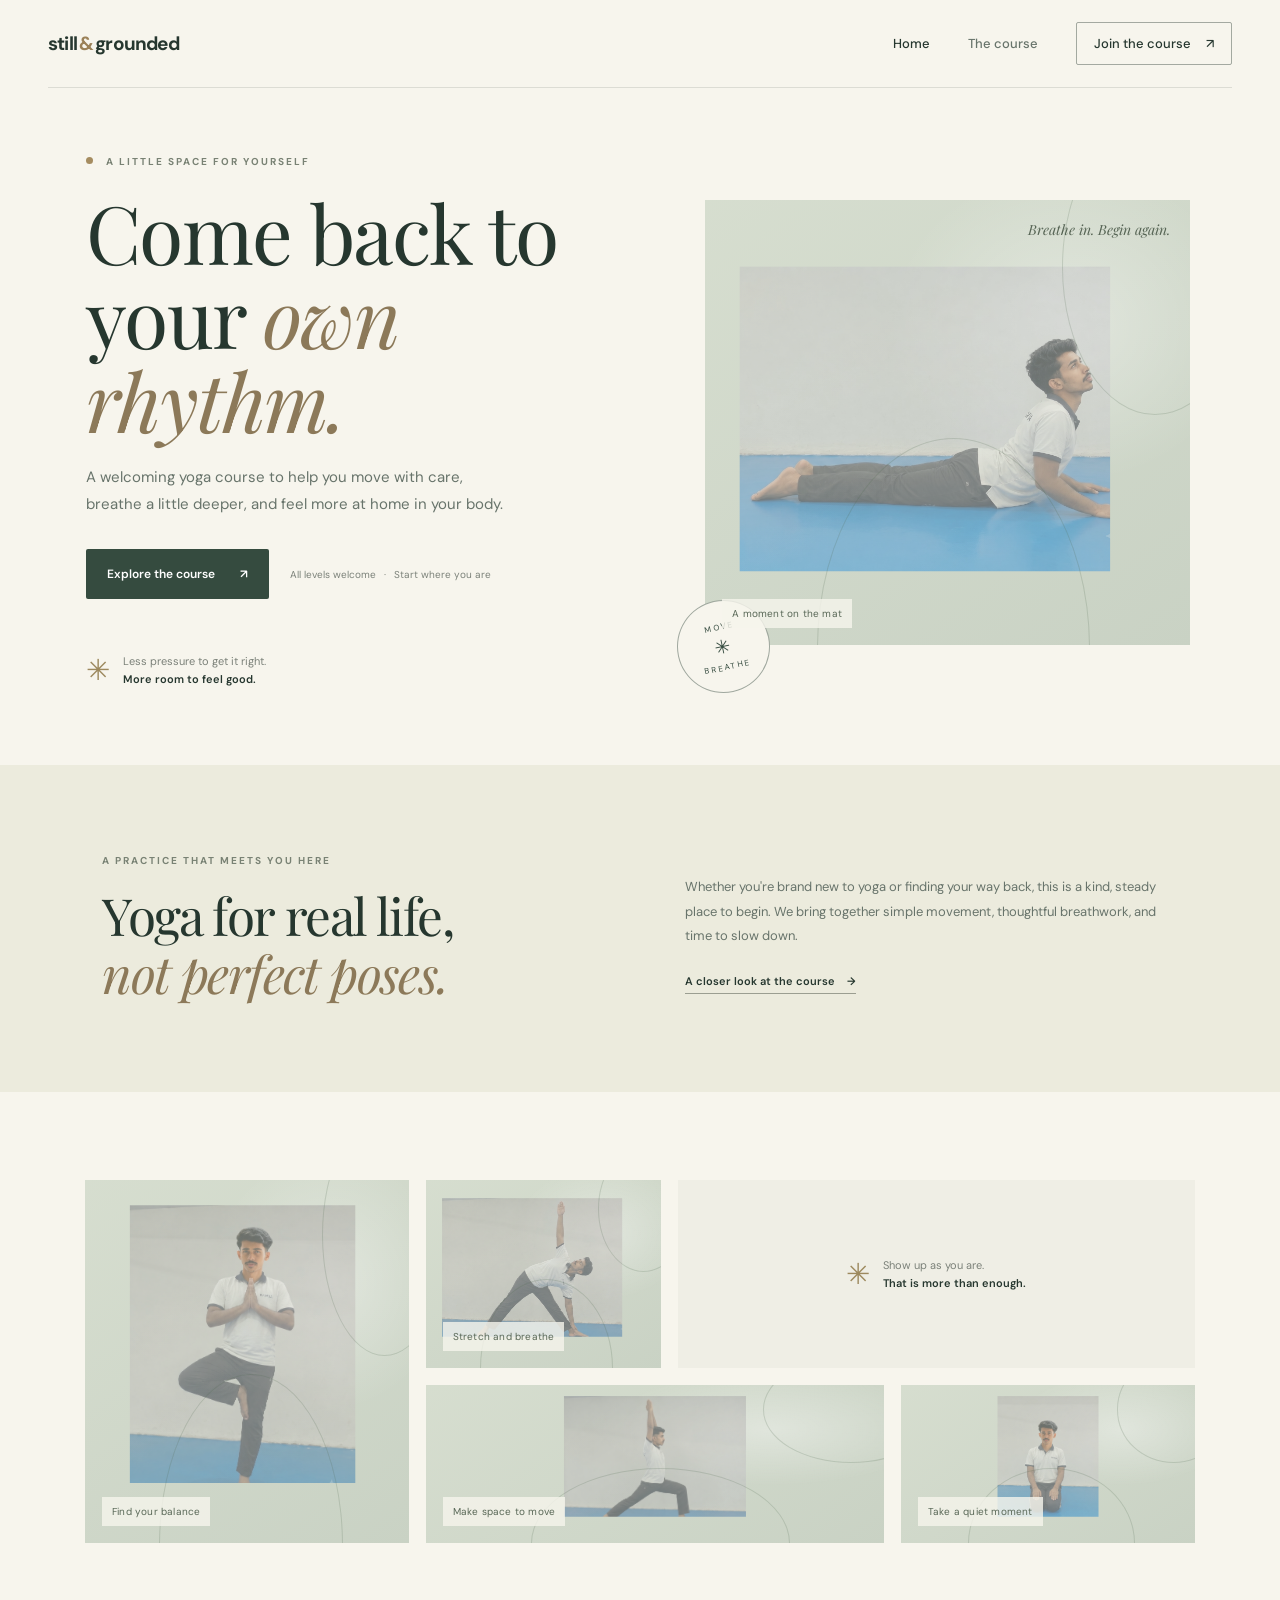
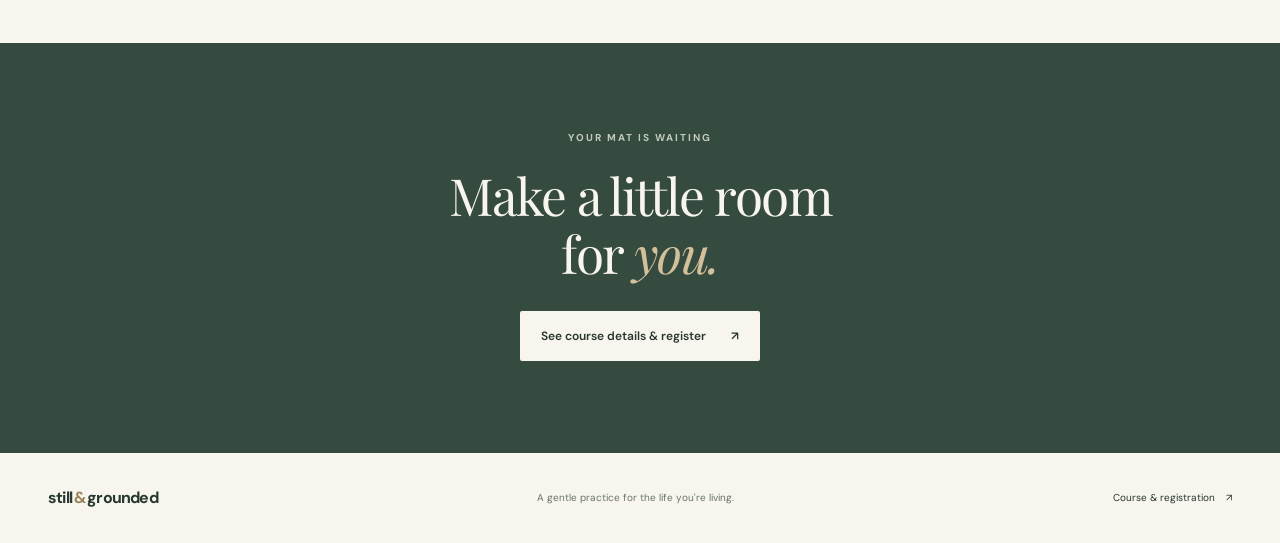
<file: index.html>
<!doctype html>
<html lang="en">
<head>
  <meta charset="utf-8">
  <meta name="viewport" content="width=device-width, initial-scale=1">
  <meta name="description" content="Find a little more room to breathe with a welcoming, all-levels yoga course.">
  <title>Still &amp; Grounded | Yoga for everyday life</title>
  <link rel="preconnect" href="https://fonts.googleapis.com">
  <link rel="preconnect" href="https://fonts.gstatic.com" crossorigin>
  <link href="https://fonts.googleapis.com/css2?family=DM+Sans:wght@400;500;600;700&family=Playfair+Display:wght@400;500;600&display=swap" rel="stylesheet">
  <link rel="stylesheet" href="styles.css">
</head>
<body>
  <header class="site-header">
    <a class="wordmark" href="index.html" aria-label="Still and Grounded home">still<span>&amp;</span>grounded</a>
    <nav class="main-nav" aria-label="Main navigation">
      <a class="active" href="index.html">Home</a>
      <a href="pricing.html">The course</a>
      <a class="nav-cta" href="pricing.html#register">Join the course <span aria-hidden="true">↗</span></a>
    </nav>
  </header>

  <main>
    <section class="hero">
      <div class="hero-copy">
        <p class="eyebrow"><span class="eyebrow-dot"></span> A little space for yourself</p>
        <h1>Come back to<br>your <em>own rhythm.</em></h1>
        <p class="hero-description">A welcoming yoga course to help you move with care, breathe a little deeper, and feel more at home in your body.</p>
        <div class="hero-actions">
          <a class="button button-dark" href="pricing.html">Explore the course <span aria-hidden="true">↗</span></a>
          <span class="small-note">All levels welcome <span aria-hidden="true">·</span> Start where you are</span>
        </div>
        <div class="hero-note">
          <span class="note-mark" aria-hidden="true">✳</span>
          <p>Less pressure to get it right.<br><strong>More room to feel good.</strong></p>
        </div>
      </div>
      <div class="hero-visual photo-placeholder photo-hero" role="img" aria-label="Yoga practice: upward-facing pose">
        <img class="photo-content" src="WhatsApp%20Image%202026-10-26%20at%2010.08.25%20AM.jpeg" alt="" aria-hidden="true">
        <span class="photo-label">A moment on the mat</span>
        <span class="visual-caption">Breathe in. Begin again.</span>
      </div>
      <div class="hero-stamp" aria-hidden="true"><span>MOVE</span><span class="stamp-star">✳</span><span>BREATHE</span></div>
    </section>

    <section class="intro-section">
      <div class="section-heading">
        <p class="eyebrow">A practice that meets you here</p>
        <h2>Yoga for real life,<br><em>not perfect poses.</em></h2>
      </div>
      <div class="intro-text">
        <p>Whether you're brand new to yoga or finding your way back, this is a kind, steady place to begin. We bring together simple movement, thoughtful breathwork, and time to slow down.</p>
        <a class="text-link" href="pricing.html">A closer look at the course <span aria-hidden="true">→</span></a>
      </div>
    </section>

    <section class="photo-grid" aria-label="Yoga photo gallery">
      <div class="photo-placeholder photo-tall" role="img" aria-label="Yoga practice: tree pose">
        <img class="photo-content" src="WhatsApp%20Image%202026-10-26%20at%2010.08.25%20AM%20(1).jpeg" alt="" aria-hidden="true" loading="lazy">
        <span class="photo-label">Find your balance</span>
      </div>
      <div class="photo-placeholder photo-square" role="img" aria-label="Yoga practice: side stretch">
        <img class="photo-content" src="WhatsApp%20Image%202026-10-26%20at%2010.08.25%20AM%20(2).jpeg" alt="" aria-hidden="true" loading="lazy">
        <span class="photo-label">Stretch and breathe</span>
      </div>
      <div class="photo-grid-note">
        <span class="note-mark" aria-hidden="true">✳</span>
        <p>Show up as you are.<br><strong>That is more than enough.</strong></p>
      </div>
      <div class="photo-placeholder photo-wide" role="img" aria-label="Yoga practice: warrior pose">
        <img class="photo-content" src="WhatsApp%20Image%202026-10-26%20at%2010.08.25%20AM%20(3).jpeg" alt="" aria-hidden="true" loading="lazy">
        <span class="photo-label">Make space to move</span>
      </div>
      <div class="photo-placeholder photo-small" role="img" aria-label="Yoga practice: kneeling rest">
        <img class="photo-content" src="WhatsApp%20Image%202026-10-26%20at%2010.08.25%20AM%20(4).jpeg" alt="" aria-hidden="true" loading="lazy">
        <span class="photo-label">Take a quiet moment</span>
      </div>
    </section>

    <section class="closing-cta">
      <p class="eyebrow">Your mat is waiting</p>
      <h2>Make a little room<br>for <em>you.</em></h2>
      <a class="button button-light" href="pricing.html#register">See course details &amp; register <span aria-hidden="true">↗</span></a>
    </section>
  </main>

  <footer class="site-footer">
    <a class="wordmark" href="index.html">still<span>&amp;</span>grounded</a>
    <p>A gentle practice for the life you're living.</p>
    <a href="pricing.html">Course &amp; registration <span aria-hidden="true">↗</span></a>
  </footer>
</body>
</html>
</file>
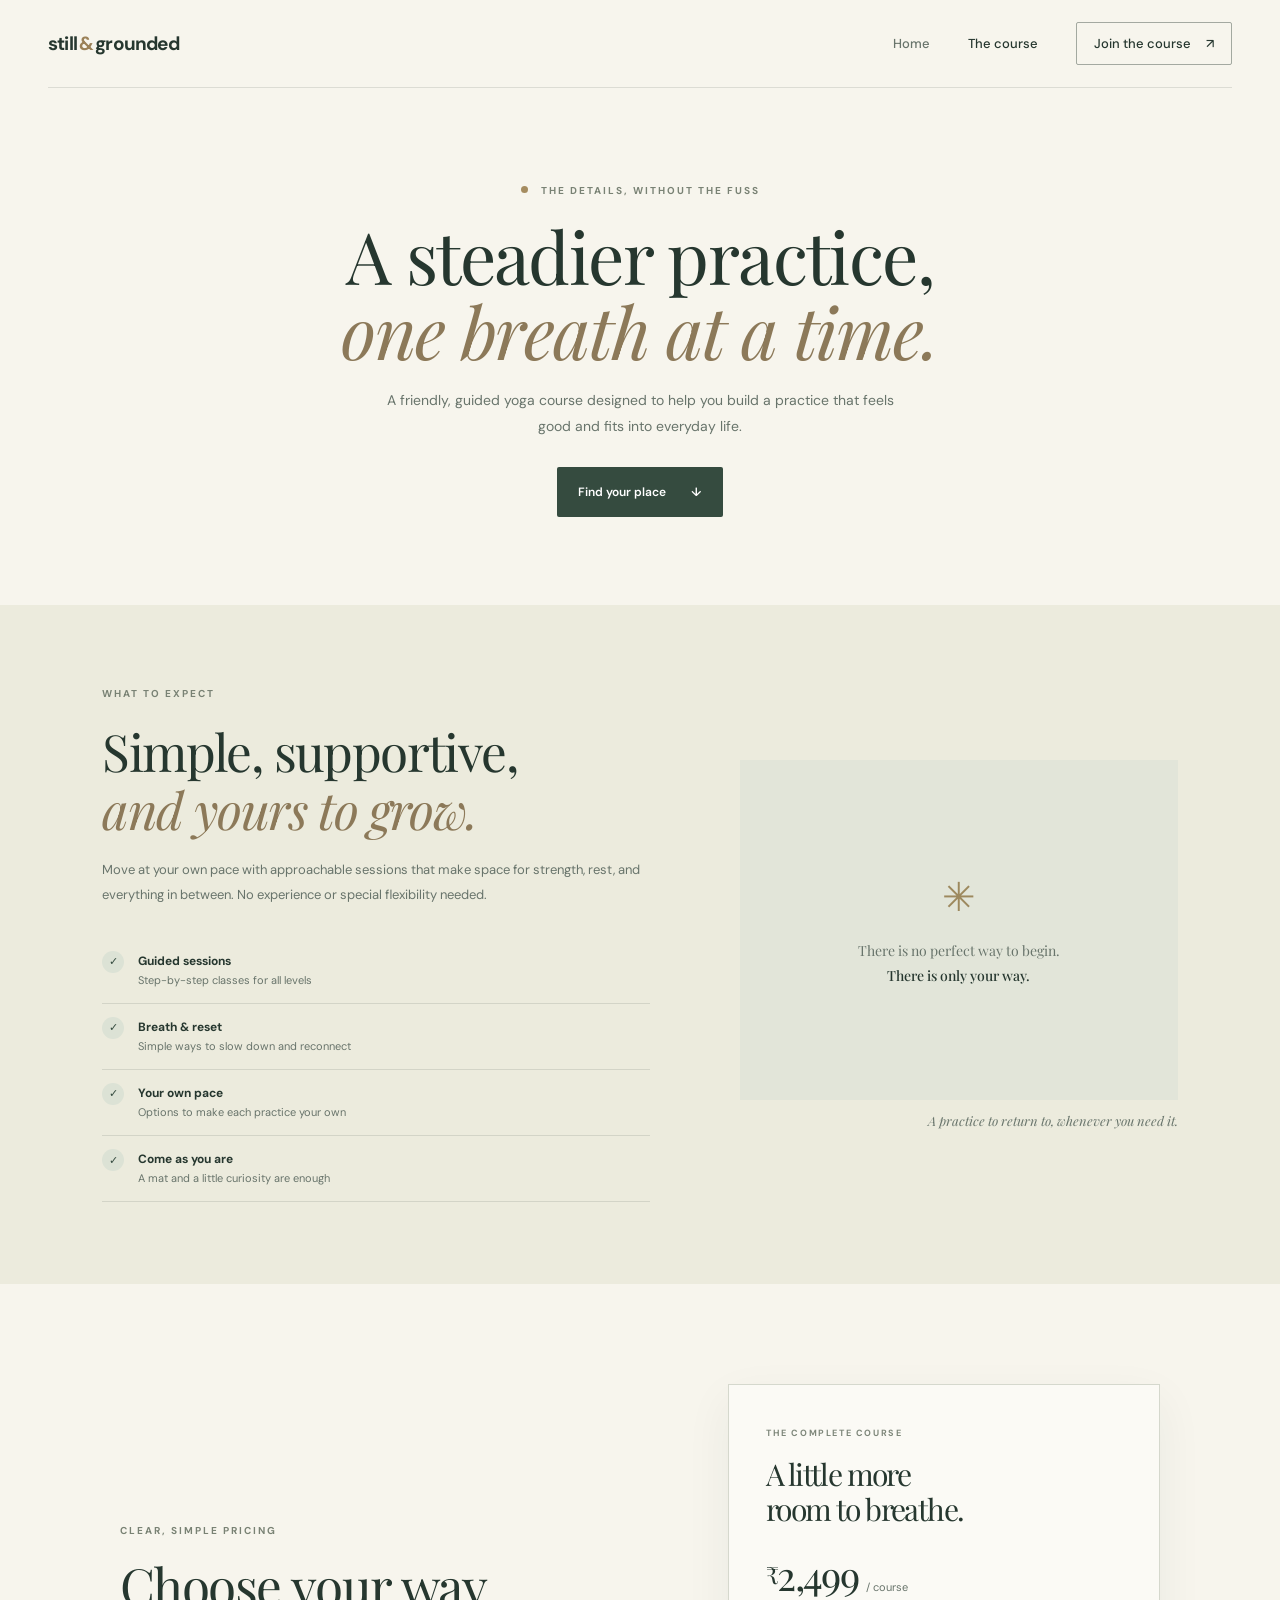
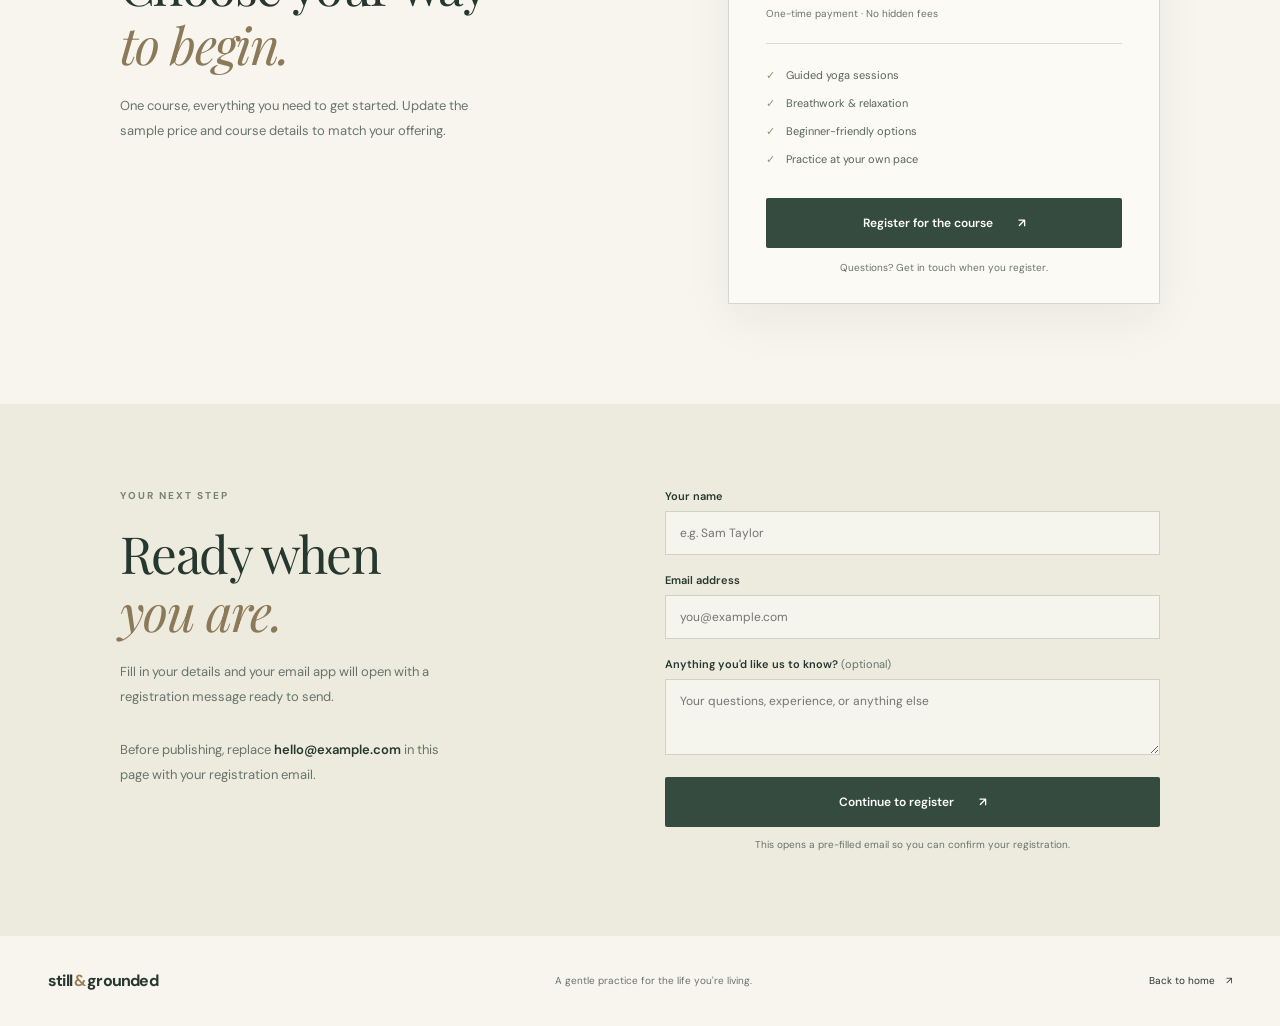
<file: pricing.html>
<!doctype html>
<html lang="en">
<head>
  <meta charset="utf-8">
  <meta name="viewport" content="width=device-width, initial-scale=1">
  <meta name="description" content="Explore the Still & Grounded yoga course, what's included, pricing, and registration.">
  <title>The course | Still &amp; Grounded</title>
  <link rel="preconnect" href="https://fonts.googleapis.com">
  <link rel="preconnect" href="https://fonts.gstatic.com" crossorigin>
  <link href="https://fonts.googleapis.com/css2?family=DM+Sans:wght@400;500;600;700&family=Playfair+Display:wght@400;500;600&display=swap" rel="stylesheet">
  <link rel="stylesheet" href="styles.css">
</head>
<body>
  <header class="site-header">
    <a class="wordmark" href="index.html" aria-label="Still and Grounded home">still<span>&amp;</span>grounded</a>
    <nav class="main-nav" aria-label="Main navigation">
      <a href="index.html">Home</a>
      <a class="active" href="pricing.html">The course</a>
      <a class="nav-cta" href="#register">Join the course <span aria-hidden="true">↗</span></a>
    </nav>
  </header>

  <main>
    <section class="course-hero">
      <p class="eyebrow"><span class="eyebrow-dot"></span> The details, without the fuss</p>
      <h1>A steadier practice,<br><em>one breath at a time.</em></h1>
      <p class="course-lede">A friendly, guided yoga course designed to help you build a practice that feels good and fits into everyday life.</p>
      <a class="button button-dark" href="#register">Find your place <span aria-hidden="true">↓</span></a>
    </section>

    <section class="course-details">
      <div class="details-copy">
        <p class="eyebrow">What to expect</p>
        <h2>Simple, supportive,<br><em>and yours to grow.</em></h2>
        <p>Move at your own pace with approachable sessions that make space for strength, rest, and everything in between. No experience or special flexibility needed.</p>
        <ul class="detail-list">
          <li><span class="check" aria-hidden="true">✓</span><span><strong>Guided sessions</strong><br>Step-by-step classes for all levels</span></li>
          <li><span class="check" aria-hidden="true">✓</span><span><strong>Breath &amp; reset</strong><br>Simple ways to slow down and reconnect</span></li>
          <li><span class="check" aria-hidden="true">✓</span><span><strong>Your own pace</strong><br>Options to make each practice your own</span></li>
          <li><span class="check" aria-hidden="true">✓</span><span><strong>Come as you are</strong><br>A mat and a little curiosity are enough</span></li>
        </ul>
      </div>
      <div class="details-aside">
        <div class="course-note-card">
          <span class="note-mark" aria-hidden="true">✳</span>
          <p>There is no perfect way to begin.<br><strong>There is only your way.</strong></p>
        </div>
        <p class="aside-caption">A practice to return to, whenever you need it.</p>
      </div>
    </section>

    <section class="pricing-section">
      <div class="pricing-intro">
        <p class="eyebrow">Clear, simple pricing</p>
        <h2>Choose your way<br><em>to begin.</em></h2>
        <p>One course, everything you need to get started. Update the sample price and course details to match your offering.</p>
      </div>
      <article class="price-card">
        <span class="price-tag">THE COMPLETE COURSE</span>
        <h3>A little more<br>room to breathe.</h3>
        <p class="price"><span class="currency">₹</span>2,499 <span class="price-period">/ course</span></p>
        <p class="price-subtext">One-time payment · No hidden fees</p>
        <div class="card-divider"></div>
        <ul class="price-includes">
          <li><span aria-hidden="true">✓</span> Guided yoga sessions</li>
          <li><span aria-hidden="true">✓</span> Breathwork &amp; relaxation</li>
          <li><span aria-hidden="true">✓</span> Beginner-friendly options</li>
          <li><span aria-hidden="true">✓</span> Practice at your own pace</li>
        </ul>
        <a class="button button-dark button-full" href="#register">Register for the course <span aria-hidden="true">↗</span></a>
        <p class="card-footnote">Questions? Get in touch when you register.</p>
      </article>
    </section>

    <section class="register-section" id="register">
      <div class="register-copy">
        <p class="eyebrow">Your next step</p>
        <h2>Ready when<br><em>you are.</em></h2>
        <p>Fill in your details and your email app will open with a registration message ready to send.</p>
        <p class="email-note">Before publishing, replace <strong>hello@example.com</strong> in this page with your registration email.</p>
      </div>
      <form class="register-form" action="mailto:hello@example.com" method="post" enctype="text/plain">
        <label for="name">Your name</label>
        <input id="name" name="Name" type="text" autocomplete="name" placeholder="e.g. Sam Taylor" required>
        <label for="email">Email address</label>
        <input id="email" name="Email" type="email" autocomplete="email" placeholder="you@example.com" required>
        <label for="message">Anything you'd like us to know? <span>(optional)</span></label>
        <textarea id="message" name="Message" rows="3" placeholder="Your questions, experience, or anything else"></textarea>
        <button class="button button-dark button-full" type="submit">Continue to register <span aria-hidden="true">↗</span></button>
        <p class="form-note">This opens a pre-filled email so you can confirm your registration.</p>
      </form>
    </section>
  </main>

  <footer class="site-footer">
    <a class="wordmark" href="index.html">still<span>&amp;</span>grounded</a>
    <p>A gentle practice for the life you're living.</p>
    <a href="index.html">Back to home <span aria-hidden="true">↗</span></a>
  </footer>
</body>
</html>
</file>
<file: styles.css>
:root {
  color-scheme: light;
  --ink: #26372f;
  --muted: #68746b;
  --green: #354b3f;
  --green-deep: #263a30;
  --cream: #f7f5ed;
  --cream-deep: #ecebdd;
  --sage: #dfe5d8;
  --line: #d8dbd0;
  --serif: "Playfair Display", Georgia, serif;
  --sans: "DM Sans", Arial, sans-serif;
}

* {
  box-sizing: border-box;
}

html {
  scroll-behavior: smooth;
}

body {
  margin: 0;
  background: var(--cream);
  color: var(--ink);
  font-family: var(--sans);
  -webkit-font-smoothing: antialiased;
}

a {
  color: inherit;
  text-decoration: none;
}

.site-header {
  width: min(1320px, calc(100% - 96px));
  height: 88px;
  margin: auto;
  display: flex;
  align-items: center;
  justify-content: space-between;
  border-bottom: 1px solid rgba(38, 55, 47, .13);
}

.wordmark {
  font-size: 19px;
  font-weight: 700;
  letter-spacing: -.8px;
}

.wordmark span {
  color: #9b8158;
  margin: 0 2px;
}

.main-nav {
  display: flex;
  gap: 38px;
  align-items: center;
  font-size: 13px;
  font-weight: 500;
}

.main-nav > a:not(.nav-cta) {
  color: var(--muted);
  transition: color .2s ease;
}

.main-nav > a:not(.nav-cta):hover,
.main-nav > a.active {
  color: var(--ink);
}

.nav-cta {
  padding: 12px 17px;
  border: 1px solid rgba(38, 55, 47, .4);
  border-radius: 2px;
}

.nav-cta span {
  margin-left: 12px;
}

.hero {
  position: relative;
  width: min(1320px, calc(100% - 96px));
  min-height: 610px;
  margin: 0 auto;
  display: grid;
  grid-template-columns: 1fr .9fr;
  align-items: center;
  gap: 72px;
  padding: 67px 0 76px;
}

.hero-copy {
  position: relative;
  z-index: 1;
  padding-left: 6.5%;
}

.eyebrow {
  margin: 0 0 22px;
  color: #798274;
  font-size: 10px;
  font-weight: 700;
  letter-spacing: 2px;
  text-transform: uppercase;
}

.eyebrow-dot {
  display: inline-block;
  width: 7px;
  height: 7px;
  margin-right: 9px;
  border-radius: 50%;
  background: #a58c60;
  vertical-align: 1px;
}

h1,
h2,
h3,
p {
  margin-top: 0;
}

h1,
h2,
h3 {
  font-family: var(--serif);
  font-weight: 400;
  letter-spacing: -1.6px;
}

h1 {
  margin-bottom: 22px;
  font-size: clamp(54px, 6.3vw, 84px);
  line-height: 1.04;
}

h1 em,
h2 em {
  color: #8c7959;
  font-weight: 400;
}

.hero-description {
  max-width: 430px;
  margin-bottom: 30px;
  color: var(--muted);
  font-size: 15px;
  line-height: 1.85;
}

.hero-actions {
  display: flex;
  align-items: center;
  gap: 21px;
}

.button {
  min-height: 50px;
  padding: 0 20px;
  display: inline-flex;
  align-items: center;
  justify-content: center;
  gap: 25px;
  border: 1px solid transparent;
  border-radius: 2px;
  font: 600 12px var(--sans);
  cursor: pointer;
  transition: background .2s ease, transform .2s ease;
}

.button:hover {
  transform: translateY(-2px);
}

.button-dark {
  background: var(--green);
  color: #fff;
}

.button-dark:hover {
  background: var(--green-deep);
}

.button-light {
  background: var(--cream);
  color: var(--ink);
}

.button-light:hover {
  background: #fff;
}

.small-note {
  color: #7b8179;
  font-size: 10px;
}

.small-note span {
  padding: 0 5px;
}

.hero-note,
.photo-grid-note {
  display: flex;
  align-items: center;
  gap: 13px;
  margin-top: 52px;
}

.note-mark {
  color: #9d895e;
  font-size: 29px;
}

.hero-note p,
.photo-grid-note p {
  margin: 0;
  color: #7b8179;
  font-size: 11px;
  line-height: 1.65;
}

.hero-note strong,
.photo-grid-note strong {
  color: var(--ink);
  font-weight: 600;
}

.photo-placeholder {
  position: relative;
  overflow: hidden;
  display: flex;
  align-items: flex-end;
  padding: 17px;
  background-color: var(--sage);
  background-image: radial-gradient(ellipse at 75% 28%, rgba(255,255,255,.36), transparent 35%), linear-gradient(145deg, rgba(124,145,116,.09), rgba(87,111,92,.16));
  color: #526453;
}

.photo-placeholder::before,
.photo-placeholder::after {
  position: absolute;
  content: "";
  pointer-events: none;
}

.photo-placeholder::before {
  width: 56%;
  height: 94%;
  left: 23%;
  bottom: -48%;
  border: 1px solid rgba(83, 105, 83, .2);
  border-radius: 50% 50% 0 0;
  z-index: 1;
}

.photo-placeholder::after {
  width: 38%;
  height: 66%;
  right: -12%;
  top: -18%;
  border: 1px solid rgba(83, 105, 83, .2);
  border-radius: 50%;
  z-index: 1;
}

.photo-content {
  position: absolute;
  z-index: 0;
  top: 50%;
  left: 50%;
  width: 86%;
  height: 86%;
  object-fit: contain;
  opacity: .5;
  clip-path: inset(0 11% 11% 0);
  transform: translate(-50%, -50%);
}

.photo-label {
  position: relative;
  z-index: 2;
  display: inline-flex;
  align-items: center;
  gap: 8px;
  padding: 8px 10px;
  background: rgba(247, 245, 237, .8);
  color: #586756;
  font-size: 10px;
  letter-spacing: .2px;
}

.hero-visual {
  height: 445px;
  margin-right: 8%;
}

.visual-caption {
  position: absolute;
  top: 20px;
  right: 20px;
  z-index: 1;
  color: #566454;
  font: italic 14px var(--serif);
}

.hero-stamp {
  position: absolute;
  right: 39%;
  bottom: 72px;
  width: 93px;
  height: 93px;
  display: flex;
  flex-direction: column;
  align-items: center;
  justify-content: center;
  gap: 3px;
  border: 1px solid rgba(53, 75, 63, .45);
  border-radius: 50%;
  background: var(--cream);
  color: var(--green);
  font-size: 8px;
  letter-spacing: 2px;
  transform: rotate(-12deg);
}

.stamp-star {
  font-size: 19px;
}

.intro-section {
  padding: 89px max(8%, calc((100% - 1160px) / 2));
  display: grid;
  grid-template-columns: 1fr 1fr;
  align-items: center;
  gap: 90px;
  background: var(--cream-deep);
}

.intro-section .eyebrow,
.pricing-section .eyebrow {
  margin-bottom: 19px;
}

h2 {
  margin-bottom: 0;
  font-size: clamp(38px, 4vw, 54px);
  line-height: 1.14;
}

.intro-text {
  padding-top: 12px;
}

.intro-text > p,
.details-copy > p:not(.eyebrow),
.pricing-intro > p:not(.eyebrow),
.register-copy > p:not(.eyebrow) {
  margin-bottom: 20px;
  color: var(--muted);
  font-size: 13px;
  line-height: 1.9;
}

.text-link {
  display: inline-flex;
  gap: 12px;
  align-items: center;
  padding-bottom: 5px;
  border-bottom: 1px solid #9b9e91;
  font-size: 11px;
  font-weight: 600;
}

.photo-grid {
  width: min(1110px, calc(100% - 96px));
  margin: 88px auto 100px;
  display: grid;
  grid-template-columns: 1.1fr .8fr .7fr 1fr;
  grid-template-rows: 188px 158px;
  gap: 17px;
  align-items: stretch;
}

.photo-tall {
  grid-row: 1 / 3;
}

.photo-square {
  grid-row: 1 / 2;
}

.photo-grid-note {
  margin: 0;
  grid-column: 3 / 5;
  grid-row: 1 / 2;
  justify-content: center;
  background: #efeee5;
}

.photo-wide {
  grid-column: 2 / 4;
  grid-row: 2 / 3;
}

.photo-small {
  grid-column: 4 / 5;
  grid-row: 2 / 3;
}

.closing-cta {
  padding: 88px 24px 92px;
  text-align: center;
  background: var(--green);
  color: var(--cream);
}

.closing-cta .eyebrow {
  color: #c4cbbd;
}

.closing-cta h2 {
  margin-bottom: 28px;
  color: var(--cream);
}

.closing-cta h2 em {
  color: #d3c09a;
}

.site-footer {
  width: min(1320px, calc(100% - 96px));
  min-height: 90px;
  margin: auto;
  display: flex;
  align-items: center;
  justify-content: space-between;
  color: var(--muted);
  font-size: 10px;
}

.site-footer .wordmark {
  color: var(--ink);
  font-size: 16px;
}

.site-footer p {
  margin: 0;
}

.site-footer > a:last-child {
  color: var(--ink);
}

.site-footer > a:last-child span {
  margin-left: 8px;
}

.course-hero {
  padding: 96px 24px 88px;
  text-align: center;
}

.course-hero .eyebrow {
  margin-bottom: 21px;
}

.course-hero h1 {
  margin-bottom: 20px;
  font-size: clamp(48px, 5.8vw, 72px);
}

.course-lede {
  max-width: 510px;
  margin: 0 auto 27px;
  color: var(--muted);
  font-size: 14px;
  line-height: 1.85;
}

.course-details {
  padding: 82px max(8%, calc((100% - 1120px) / 2));
  display: grid;
  grid-template-columns: 1fr .8fr;
  gap: 90px;
  align-items: center;
  background: var(--cream-deep);
}

.details-copy h2,
.pricing-intro h2,
.register-copy h2 {
  margin-bottom: 20px;
}

.detail-list,
.price-includes {
  margin: 30px 0 0;
  padding: 0;
  list-style: none;
}

.detail-list li {
  display: flex;
  align-items: flex-start;
  gap: 14px;
  padding: 13px 0;
  border-bottom: 1px solid rgba(38, 55, 47, .13);
  color: var(--muted);
  font-size: 11px;
  line-height: 1.7;
}

.detail-list strong {
  color: var(--ink);
  font-size: 12px;
}

.check {
  display: grid;
  width: 22px;
  height: 22px;
  flex: 0 0 22px;
  place-items: center;
  border-radius: 50%;
  background: #dce2d5;
  color: var(--green);
  font-size: 11px;
}

.course-note-card {
  min-height: 340px;
  display: flex;
  flex-direction: column;
  align-items: center;
  justify-content: center;
  background: #e2e5d9;
  text-align: center;
}

.course-note-card .note-mark {
  font-size: 40px;
}

.course-note-card p {
  margin: 15px 20px 0;
  color: var(--muted);
  font: 14px/1.8 var(--serif);
}

.course-note-card strong {
  color: var(--ink);
  font-weight: 500;
}

.aside-caption {
  margin: 12px 0 0;
  color: var(--muted);
  font: italic 13px var(--serif);
  text-align: right;
}

.pricing-section {
  width: min(1040px, calc(100% - 96px));
  margin: 100px auto;
  display: grid;
  grid-template-columns: 1fr .85fr;
  gap: 100px;
  align-items: center;
}

.pricing-intro > p:not(.eyebrow) {
  max-width: 350px;
  margin-top: 21px;
}

.price-card {
  padding: 35px 37px 29px;
  border: 1px solid #d5d8cd;
  background: #fbfaf5;
  box-shadow: 0 16px 45px rgba(38, 55, 47, .06);
}

.price-tag {
  color: #7e877a;
  font-size: 9px;
  font-weight: 700;
  letter-spacing: 1.6px;
}

.price-card h3 {
  margin: 16px 0 20px;
  font-size: 30px;
  line-height: 1.18;
}

.price {
  margin: 0;
  font-family: var(--serif);
  font-size: 40px;
  letter-spacing: -1.7px;
}

.currency {
  font-size: 24px;
  vertical-align: 7px;
}

.price-period {
  color: var(--muted);
  font: 11px var(--sans);
  letter-spacing: 0;
}

.price-subtext,
.card-footnote,
.form-note {
  color: var(--muted);
  font-size: 10px;
}

.price-subtext {
  margin: 6px 0 0;
}

.card-divider {
  height: 1px;
  margin: 23px 0 17px;
  background: var(--line);
}

.price-includes {
  margin: 0 0 25px;
}

.price-includes li {
  padding: 7px 0;
  color: #59655b;
  font-size: 11px;
}

.price-includes li span {
  margin-right: 8px;
  color: #8b9a7e;
}

.button-full {
  width: 100%;
}

.card-footnote {
  margin: 13px 0 0;
  text-align: center;
}

.register-section {
  padding: 85px max(8%, calc((100% - 1040px) / 2));
  display: grid;
  grid-template-columns: .9fr 1fr;
  gap: 100px;
  background: var(--cream-deep);
}

.register-copy > p:not(.eyebrow) {
  max-width: 350px;
}

.register-copy .email-note {
  margin-top: 28px;
  font-size: 10px;
}

.email-note strong {
  color: var(--ink);
  font-weight: 600;
}

.register-form {
  display: flex;
  flex-direction: column;
}

.register-form label {
  margin: 0 0 8px;
  color: var(--ink);
  font-size: 11px;
  font-weight: 600;
}

.register-form label:not(:first-child) {
  margin-top: 18px;
}

.register-form label span {
  color: var(--muted);
  font-weight: 400;
}

.register-form input,
.register-form textarea {
  width: 100%;
  padding: 13px 14px;
  border: 1px solid #cfd3c7;
  border-radius: 0;
  background: rgba(255, 255, 255, .45);
  color: var(--ink);
  font: 12px var(--sans);
}

.register-form textarea {
  resize: vertical;
}

.register-form input:focus,
.register-form textarea:focus {
  outline: 2px solid #84927d;
  outline-offset: 2px;
}

.register-form .button {
  margin-top: 22px;
}

.form-note {
  margin: 11px 0 0;
  text-align: center;
}

:focus-visible {
  outline: 2px solid #8b7957;
  outline-offset: 4px;
}

@media (max-width: 850px) {
  .site-header,
  .hero,
  .site-footer,
  .photo-grid {
    width: min(100% - 48px, 680px);
  }

  .hero {
    min-height: auto;
    grid-template-columns: 1fr 1fr;
    gap: 24px;
    padding: 68px 0;
  }

  .hero-copy {
    padding-left: 0;
  }

  .hero-visual {
    height: 380px;
    margin-right: 0;
  }

  .hero-stamp {
    right: 43%;
    bottom: 48px;
  }

  .intro-section,
  .course-details {
    padding-left: 7%;
    padding-right: 7%;
    gap: 45px;
  }

  .photo-grid {
    grid-template-columns: 1fr 1fr 1fr;
    grid-template-rows: 170px 170px;
  }

  .photo-tall {
    grid-row: 1 / 3;
  }

  .photo-square {
    grid-column: 2;
  }

  .photo-grid-note {
    grid-column: 3;
  }

  .photo-wide {
    grid-column: 2 / 3;
  }

  .photo-small {
    grid-column: 3;
  }

  .pricing-section,
  .register-section {
    width: auto;
    margin: 75px 7%;
    padding-left: 0;
    padding-right: 0;
    gap: 45px;
  }

  .register-section {
    margin: 0;
    padding: 70px 7%;
  }
}

@media (max-width: 600px) {
  .site-header {
    width: calc(100% - 36px);
    height: 72px;
  }

  .wordmark {
    font-size: 16px;
  }

  .main-nav {
    gap: 14px;
    font-size: 11px;
  }

  .main-nav > a:nth-child(2) {
    display: none;
  }

  .nav-cta {
    padding: 10px 11px;
  }

  .nav-cta span {
    margin-left: 4px;
  }

  .hero {
    width: calc(100% - 40px);
    grid-template-columns: 1fr;
    gap: 30px;
    padding: 58px 0 65px;
  }

  .hero-copy {
    padding: 0;
  }

  h1 {
    font-size: clamp(51px, 14vw, 70px);
  }

  .hero-description {
    font-size: 13px;
  }

  .hero-actions {
    align-items: flex-start;
    flex-direction: column;
    gap: 14px;
  }

  .hero-note {
    margin-top: 30px;
  }

  .hero-visual {
    height: 340px;
    margin: 0 8px;
  }

  .hero-stamp {
    right: 9px;
    bottom: 37px;
    width: 79px;
    height: 79px;
  }

  .intro-section {
    grid-template-columns: 1fr;
    gap: 25px;
    padding: 62px 24px;
  }

  h2 {
    font-size: 42px;
  }

  .intro-text {
    padding: 0;
  }

  .photo-grid {
    width: calc(100% - 40px);
    margin: 55px auto 62px;
    grid-template-columns: 1fr 1fr;
    grid-template-rows: 210px 155px 155px;
    gap: 11px;
  }

  .photo-tall {
    grid-column: 1;
    grid-row: 1 / 3;
  }

  .photo-square {
    grid-column: 2;
    grid-row: 1;
  }

  .photo-grid-note {
    grid-column: 2;
    grid-row: 2;
  }

  .photo-wide {
    grid-column: 1;
    grid-row: 3;
  }

  .photo-small {
    grid-column: 2;
    grid-row: 3;
  }

  .photo-placeholder {
    padding: 9px;
  }

  .photo-content {
    width: 91%;
    height: 91%;
  }

  .photo-label {
    padding: 6px;
    font-size: 8px;
  }

  .photo-grid-note {
    gap: 6px;
    padding: 8px;
  }

  .photo-grid-note p {
    font-size: 9px;
  }

  .note-mark {
    font-size: 23px;
  }

  .closing-cta {
    padding: 66px 20px 70px;
  }

  .site-footer {
    width: calc(100% - 40px);
    min-height: 110px;
    flex-wrap: wrap;
    gap: 5px 16px;
    padding: 20px 0;
  }

  .site-footer p {
    order: 3;
    width: 100%;
  }

  .site-footer > a:last-child {
    font-size: 9px;
  }

  .course-hero {
    padding: 72px 22px 62px;
  }

  .course-hero h1 {
    font-size: clamp(44px, 12vw, 60px);
  }

  .course-details {
    grid-template-columns: 1fr;
    gap: 38px;
    padding: 62px 24px;
  }

  .course-note-card {
    min-height: 260px;
  }

  .pricing-section {
    width: auto;
    margin: 65px 20px;
    grid-template-columns: 1fr;
    gap: 30px;
  }

  .price-card {
    padding: 29px 23px 25px;
  }

  .register-section {
    grid-template-columns: 1fr;
    gap: 23px;
    padding: 62px 24px;
  }
}
</file>
